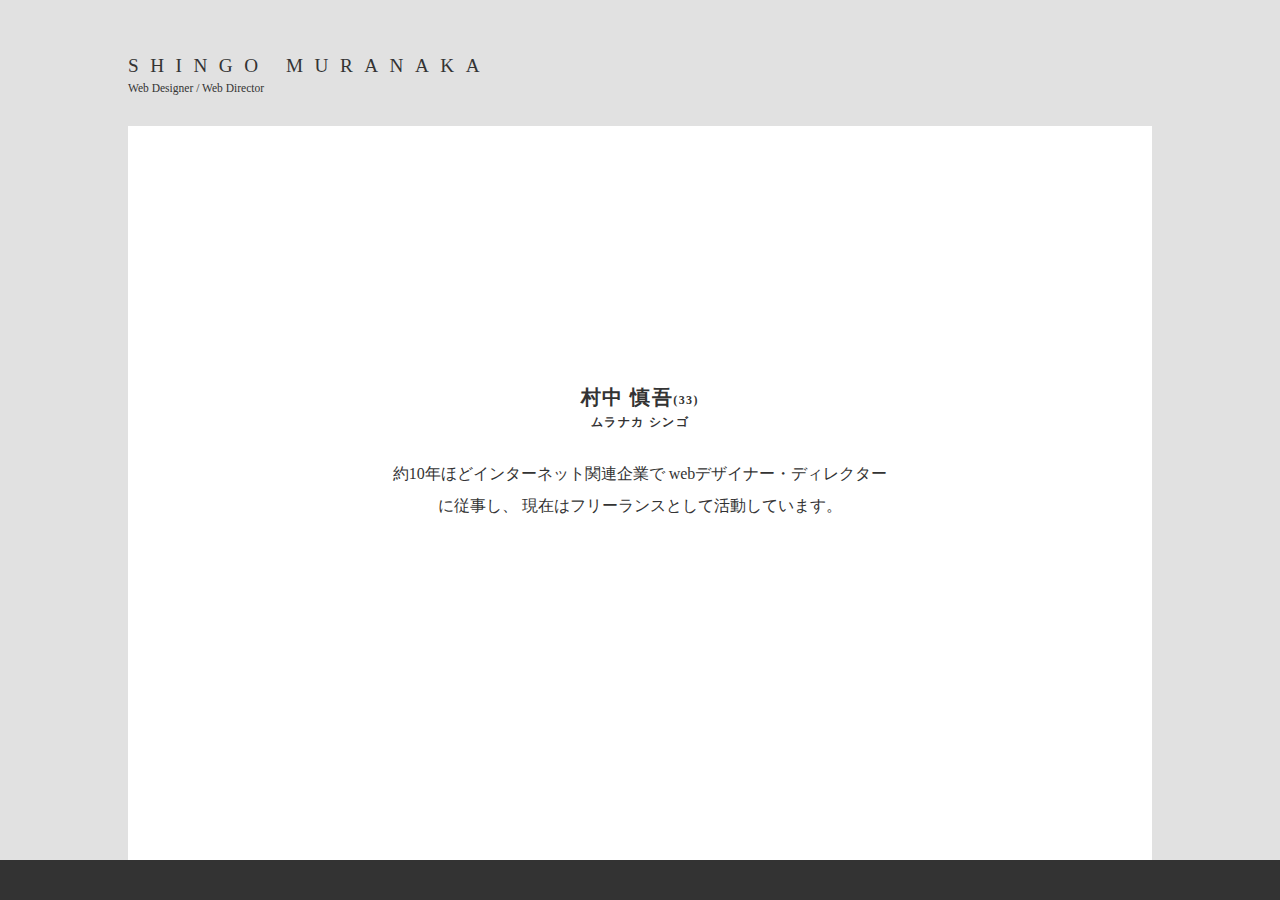
<file: self_pr/index.html>
<!doctype html>
<html lang="ja">

<head>
  <meta charset="UTF-8">
  <meta name="viewport" content="width=device-width, initial-scale=1.0">
  <link rel="stylesheet" href="css/style.css" type="text/css" media="all">
  <script type="text/javascript" src="js/jquery-1.11.3.min.js"></script>
  <script type="text/javascript" src="js/jquery.easing.1.3.js"></script>
  <script type="text/javascript" src="js/jquery.inview.min.js"></script>
  <!--script type="text/javascript" src="js/pjax.js"></script>
  <script type="text/javascript" src="js/pjax-config.js"></script-->
  <script type="text/javascript" src="js/script.js"></script>
  <title></title>
</head>

<body>

  <h1>SHINGO MURANAKA<small>Web Designer / Web Director</small></h1>

  <div class="scene_guide">
    <ul>
      <li><p>About</p></li>
      <li><p>Works</p></li>
      <li><p>Skill</p></li>
    </ul>
  </div>

  <div class="scene_wrapper">

    <div class="scene scene0 active">

      <div class="base base_table">
        <div class="base_table_cell">

          <div class="name">
            <h2>村中 慎吾<span class="age">(33)</span><small>ムラナカ シンゴ</small></h2>
          </div>

          <div class="profile">
            約10年ほどインターネット関連企業で
            webデザイナー・ディレクターに従事し、
            現在はフリーランスとして活動しています。
          </div>

        </div>
      </div>


    </div>


    <div class="scene scene_works">
      <div class="base">

        <h2>仕事実績</h2>
      </div>
    </div>


    <div class="scene scene_skill">
      <div class="base">

        <h2>スキルシート</h2>
      </div>
    </div>


  </div>

  <div class="bottom"></div>

</body>

</html>
</file>
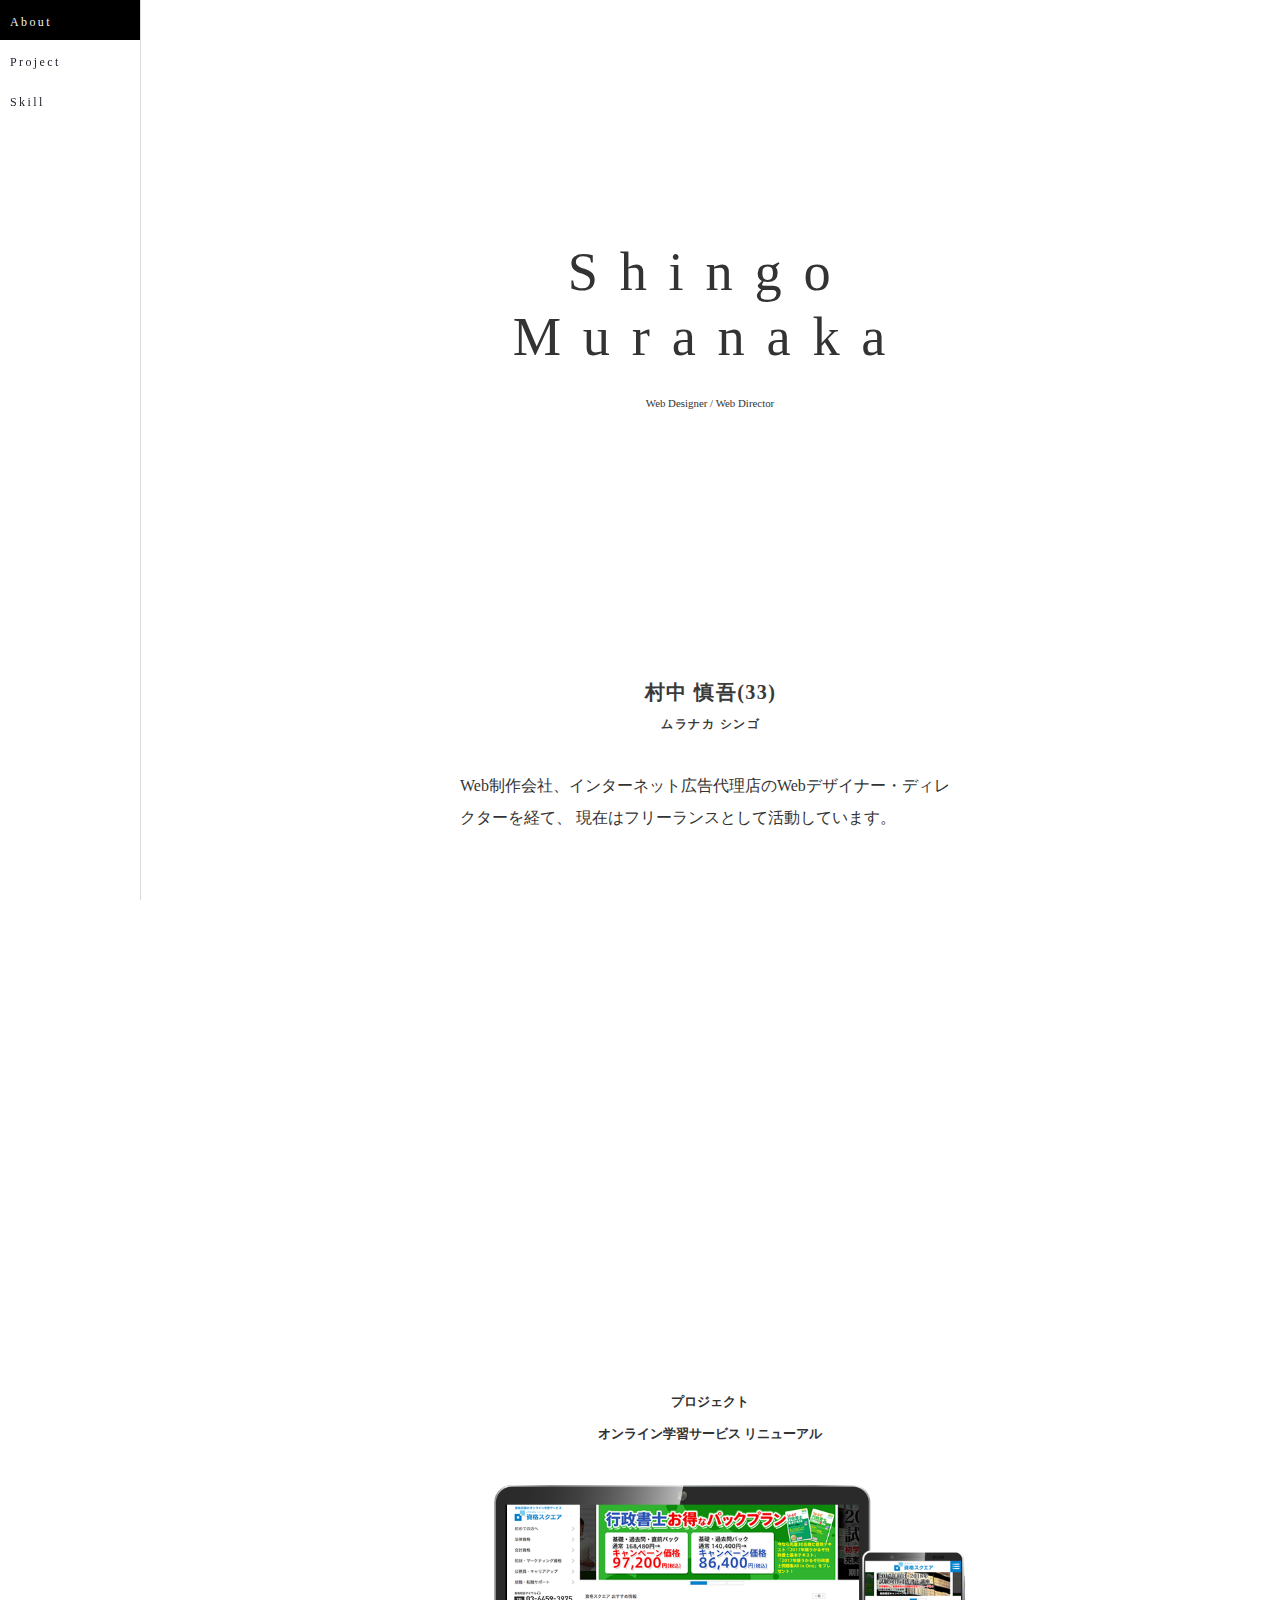
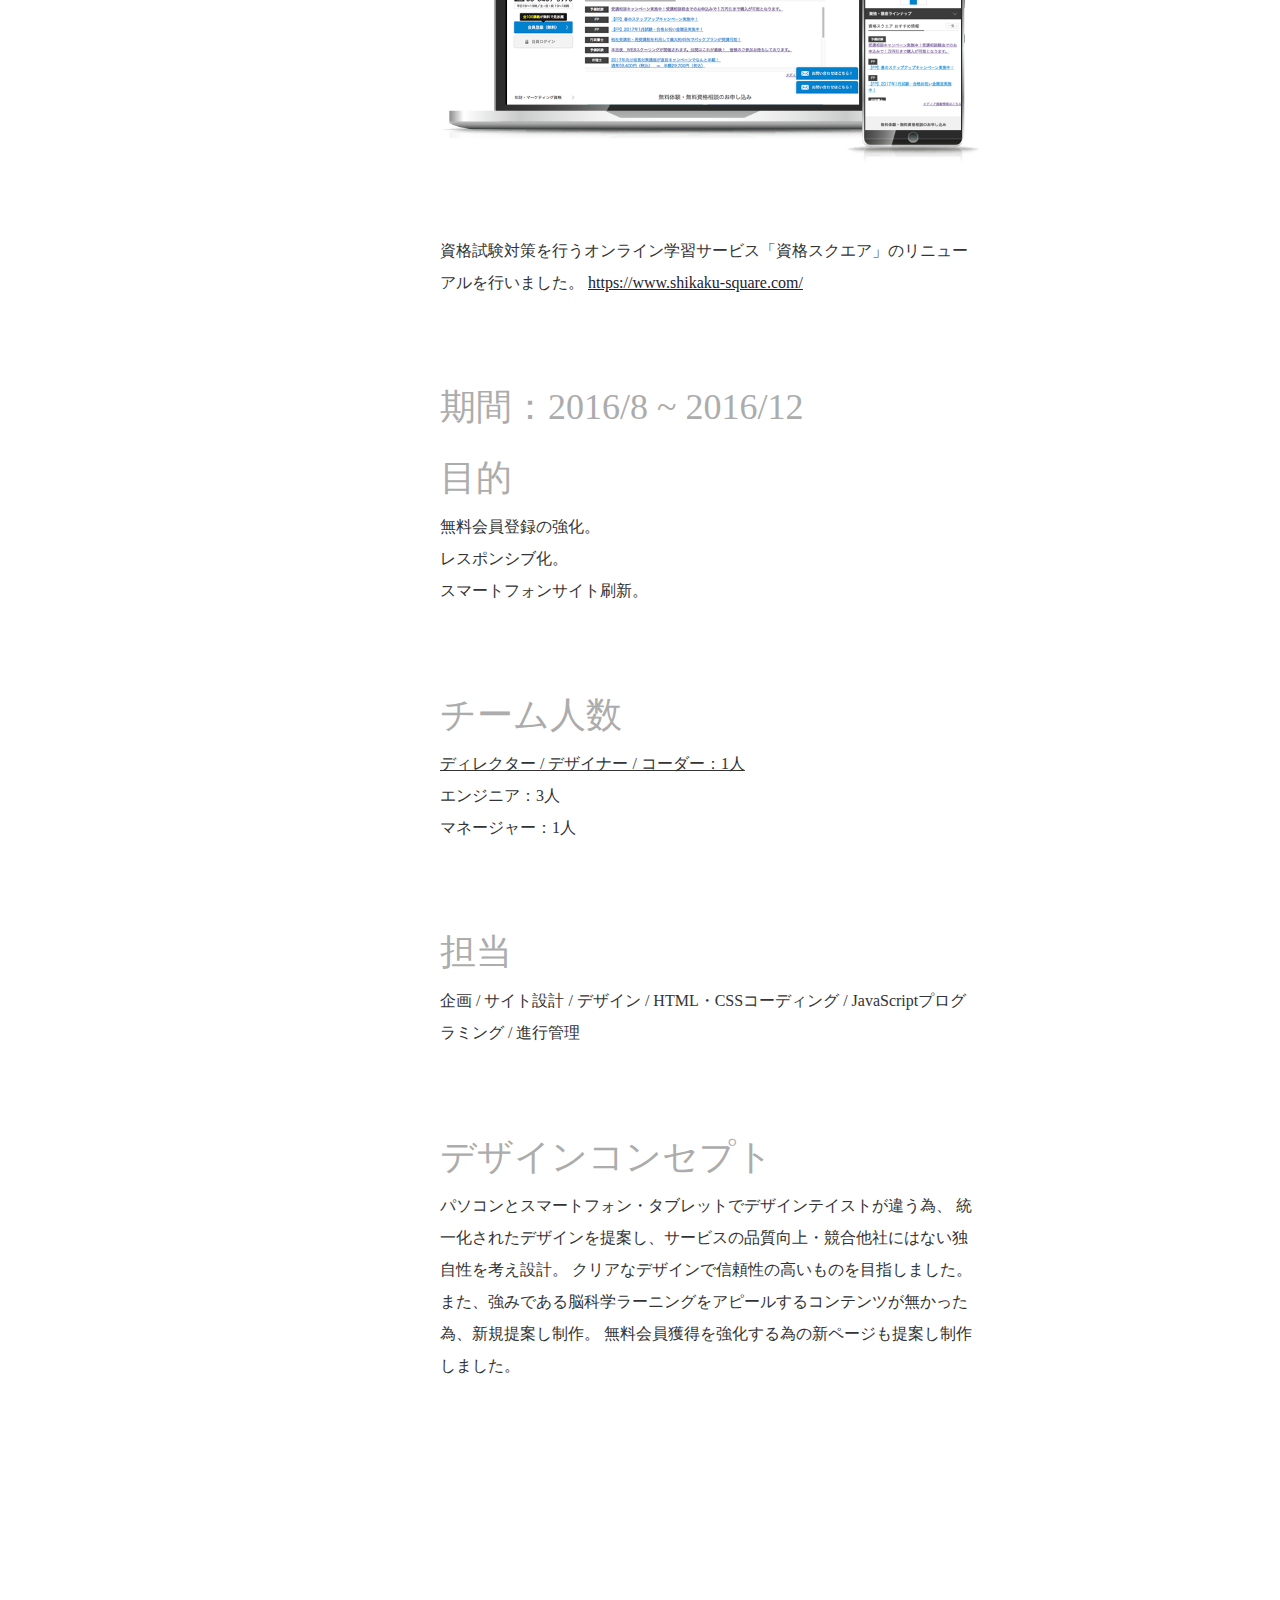
<file: self_pr2/index.html>
<!doctype html>
<html lang="ja">

<head>
  <meta charset="UTF-8">
  <meta name="viewport" content="width=device-width, initial-scale=1.0">
  <link rel="stylesheet" href="css/style.css" type="text/css" media="all">
  <script type="text/javascript" src="js/jquery-1.11.3.min.js"></script>
  <script type="text/javascript" src="js/jquery.easing.1.3.js"></script>
  <script type="text/javascript" src="js/jquery.inview.min.js"></script>
  <!--script type="text/javascript" src="js/pjax.js"></script>
  <script type="text/javascript" src="js/pjax-config.js"></script-->
  <script type="text/javascript" src="js/script.js"></script>
  <script type="text/javascript" src="js/naviContentActive.js"></script>
  <title></title>
</head>

<body>

  <h1>Shingo<br>Muranaka<small>Web Designer / Web Director</small></h1>

  <div class="scene_guide">
    <ul>
      <li><a href="#top">About</a></li>
      <li><a href="#nav1">Project</a></li>
      <li><a href="#nav2">Skill</a></li>
    </ul>
  </div>

  <div class="scene_wrapper">

  <div class="scene" id="top">
      <div class="name">
        <h2>村中 慎吾<span class="age">(33)</span><small>ムラナカ シンゴ</small></h2>
      </div>

      <div class="profile">
        Web制作会社、インターネット広告代理店のWebデザイナー・ディレクターを経て、
        現在はフリーランスとして活動しています。
      </div>


    </div>


    <div class="scene" id="nav1">
      <div class="base">

        <h2>Project</h2>
        <h3>プロジェクト</h3>


        <div class="project">
          <h3>オンライン学習サービス リニューアル</h3>
          <p class="thumb"><img src="img/thumb_ss.png"></p>
          <p>
          資格試験対策を行うオンライン学習サービス「資格スクエア」のリニューアルを行いました。
          <a href="https://www.shikaku-square.com/" target="_blank" rel="nofollow">https://www.shikaku-square.com/</a>
          </p>
 
          <div class="tt_h4"><h4>期間：2016/8 ~ 2016/12</h4></div>

          <div class="tt_h4"><h4>目的</h4></div>
          <p>
          無料会員登録の強化。<br>
          レスポンシブ化。<br>
          スマートフォンサイト刷新。
          </p>


          <div class="tt_h4"><h4>チーム人数</h4></div>
          <p>
          <span class="tantou">ディレクター / デザイナー / コーダー：1人</span><br>
          エンジニア：3人<br>
          マネージャー：1人
          </p>

          <div class="tt_h4"><h4>担当</h4></div>
          <p>
          企画 / サイト設計 / デザイン / HTML・CSSコーディング / JavaScriptプログラミング / 進行管理
          </p>


          <div class="tt_h4"><h4>デザインコンセプト</h4></div>
          <p>
          パソコンとスマートフォン・タブレットでデザインテイストが違う為、
          統一化されたデザインを提案し、サービスの品質向上・競合他社にはない独自性を考え設計。
          クリアなデザインで信頼性の高いものを目指しました。
          また、強みである脳科学ラーニングをアピールするコンテンツが無かった為、新規提案し制作。
          無料会員獲得を強化する為の新ページも提案し制作しました。
          </p>


        </div>



      </div>
    </div>


    <div class="scene" id="nav2">
      <div class="base">

        <h2>Skill</h2>
        <h3>スキルシート</h3>

      </div>
    </div>


  </div>


</body>

</html>
</file>
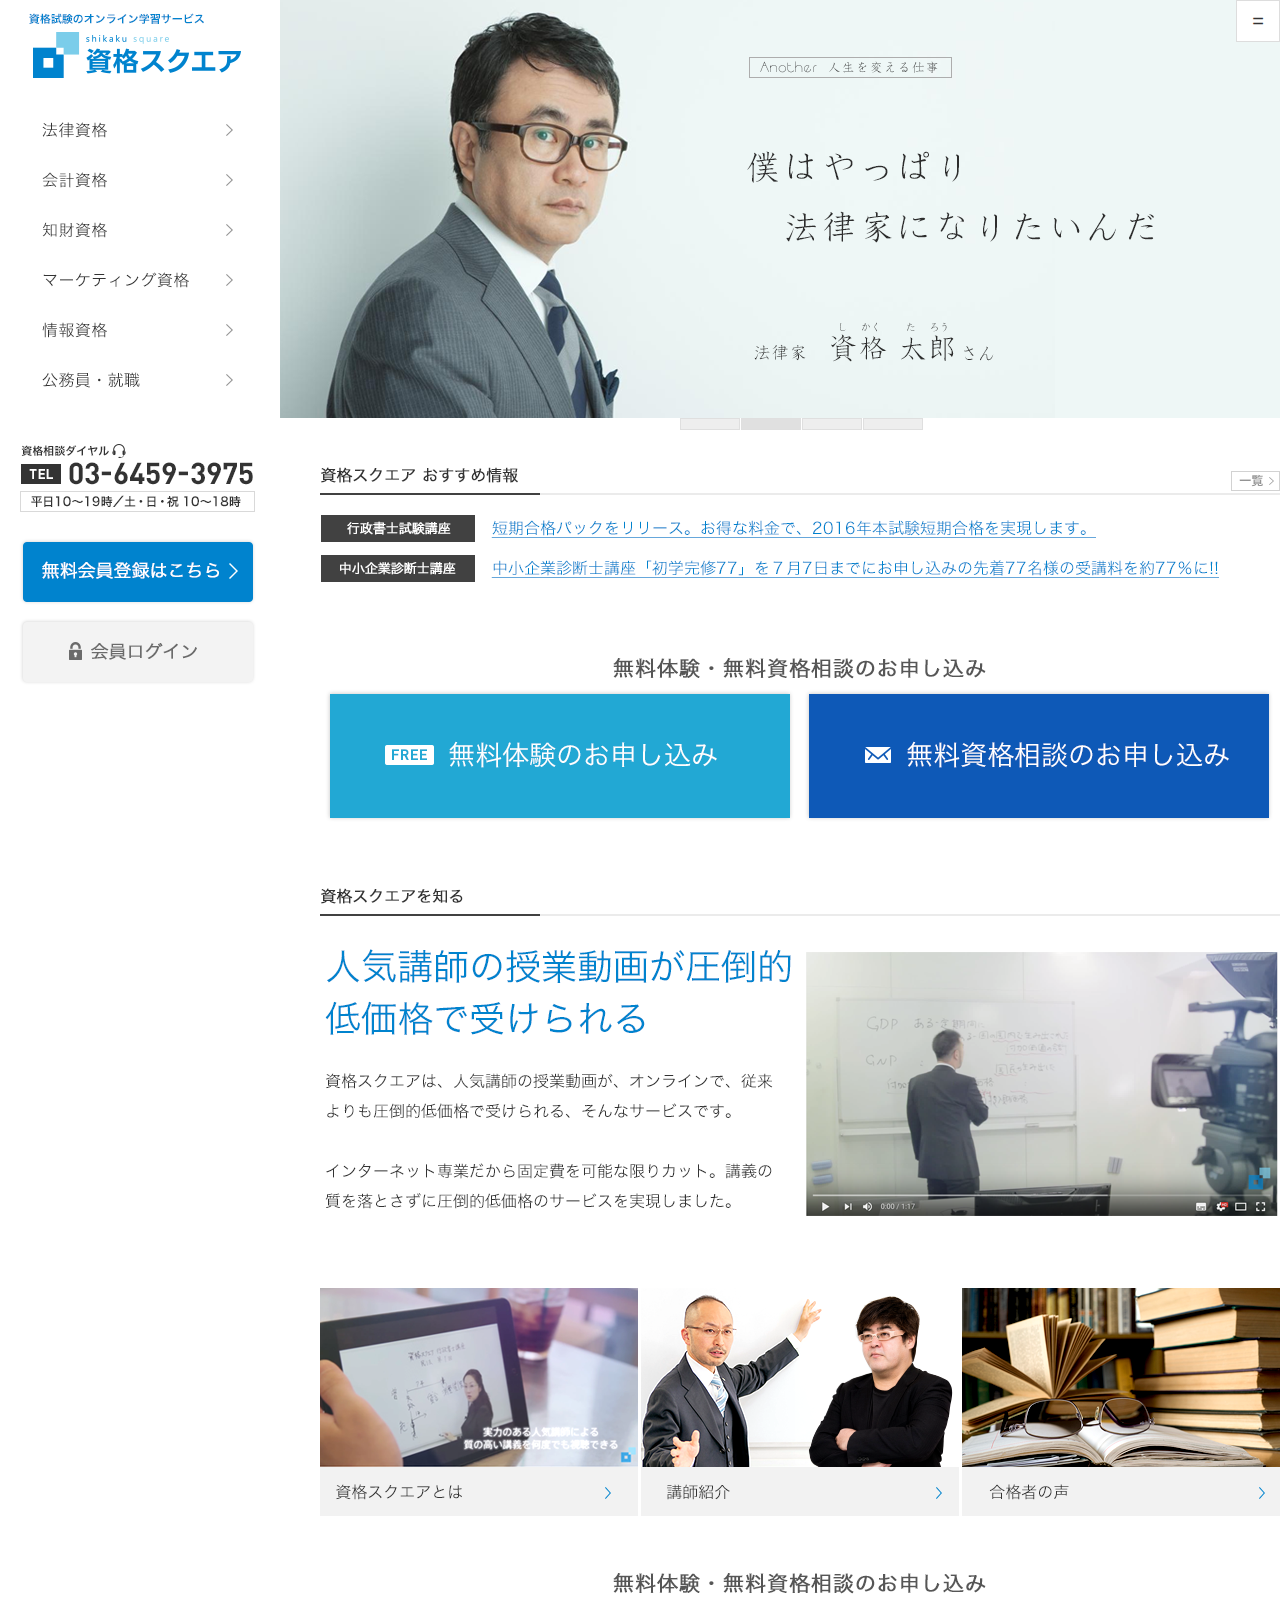
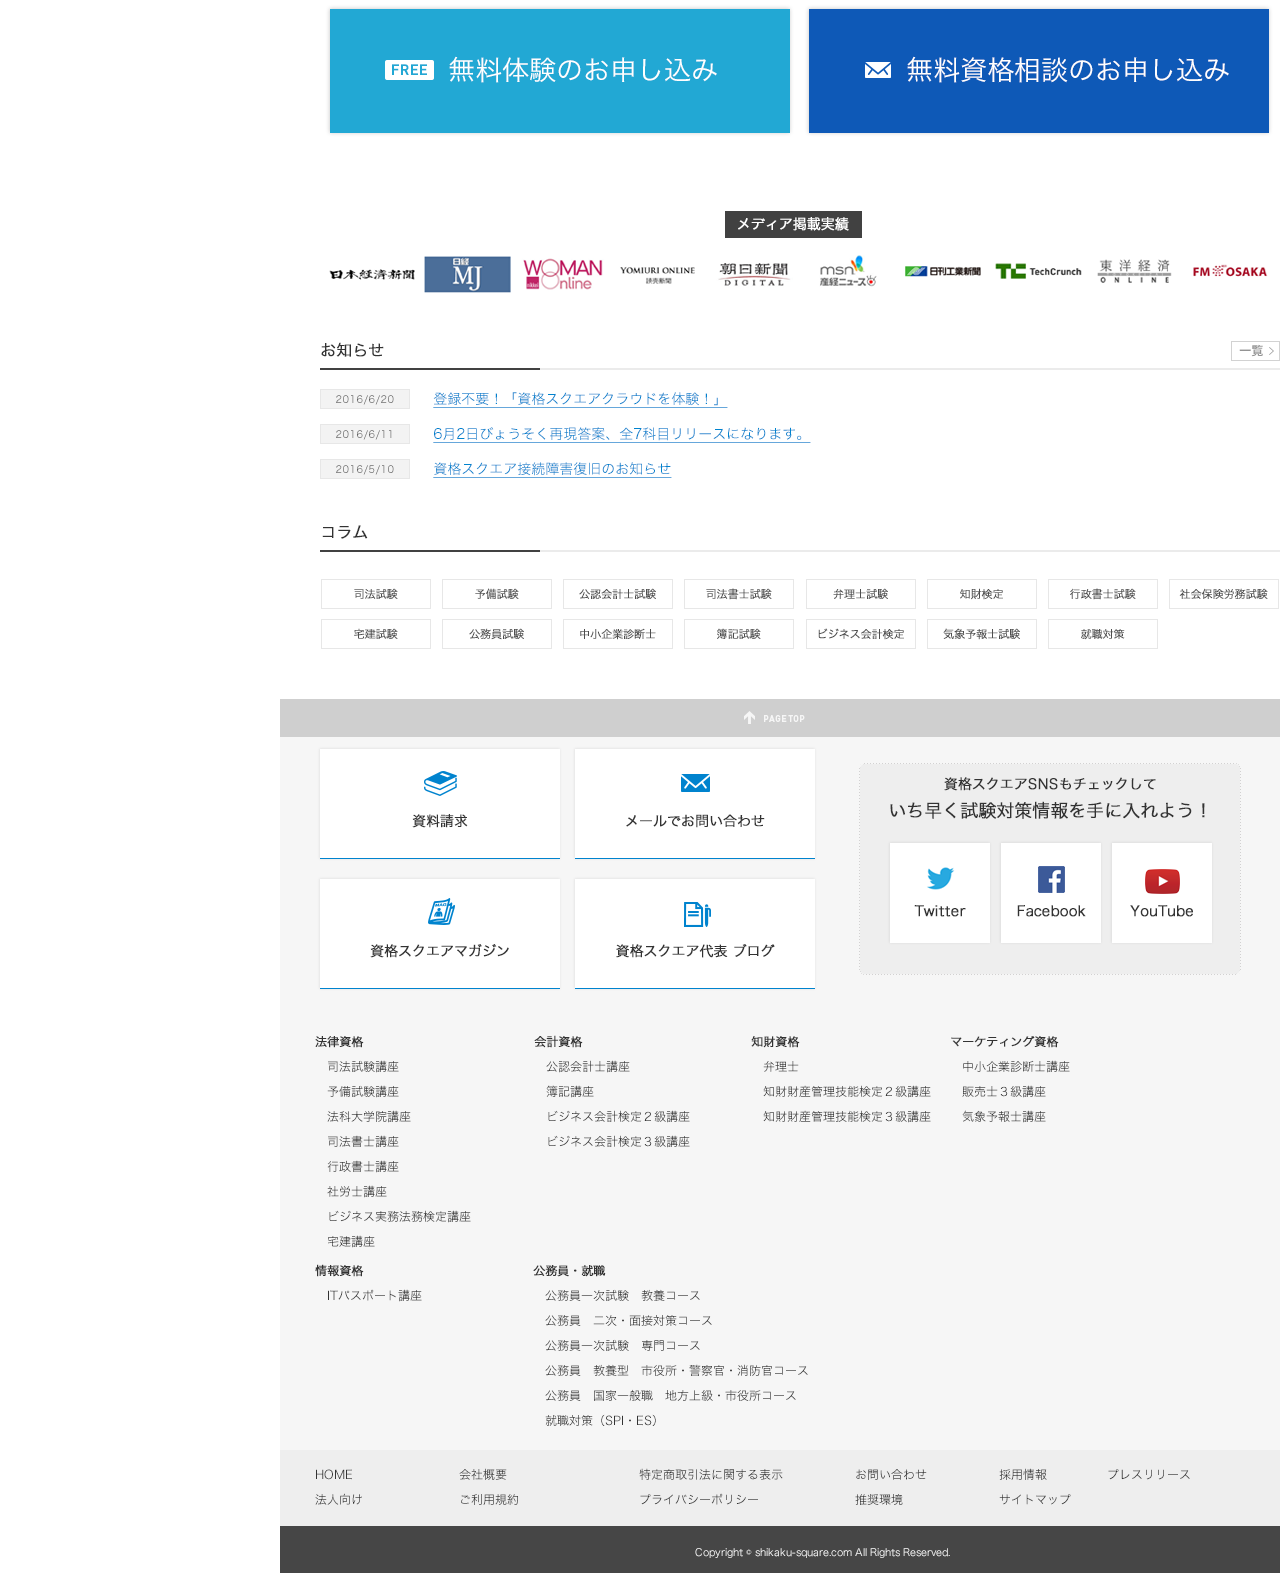
<file: self_pr2/ss/index.html>
<!doctype html>
<html>
<head>
<meta charset="UTF-8">
<meta name="viewport" content="width=device-width, initial-scale=1.0">
<link rel="stylesheet" href="./css/style.css" type="text/css" media="all">
<script type="text/javascript" src="js/jquery-2.2.4.min.js"></script>
<script type="text/javascript" src="js/common.js"></script>
<meta name="description" content="description">
<meta name="keywords" content="keyword,keyword">
</head>

<body>

<p class="navi_toggle">=</p>


<div class="navi">
<ul>
  <li class="img01">PCトップ</li>
  <li class="img01_guide_on">PCトップ（ナビ）</li>
  <li class="imgl01">PC予備試験</li>
  <li class="imgl01_guide_on">PC予備試験（ナビ）</li>
  <li class="M_iB">資格スクエアとは</li>
  <li class="M_iC">クラウドシステム</li>
  <li class="M_iD">講師紹介</li>
  <li class="M_iE-0">インタビュー1P</li>
  <li class="M_iE-1">インタビュー2P</li>
  <li class="M_iF-0">SEOコンテンツ一覧</li>
  <li class="M_iF-1">SEOコンテンツ詳細</li>
  <li class="M_iG-0">合格者の声</li>
  <li class="M_iG-1">合格者の声 詳細</li>
  <li class="M_251048">無料会員登録のメリット</li>
  <li class="M_251356">脳科学ラーニング</li>
  <li class="fp">FP</li>
</ul>

<ul class="sp">
  <li class="simg01">スマホトップ</li>
  <li class="simg01_guide_on">スマホトップ（ナビ）</li>
  <li class="s-L_iA">スマホ予備試験</li>
  <li class="s-L_iA_on">スマホ予備試験（ナビ）</li>
</ul>

</div>

<div align="center" class="mainImage">
<img src="img/01.png">
</div>


</body>
</html>
</file>
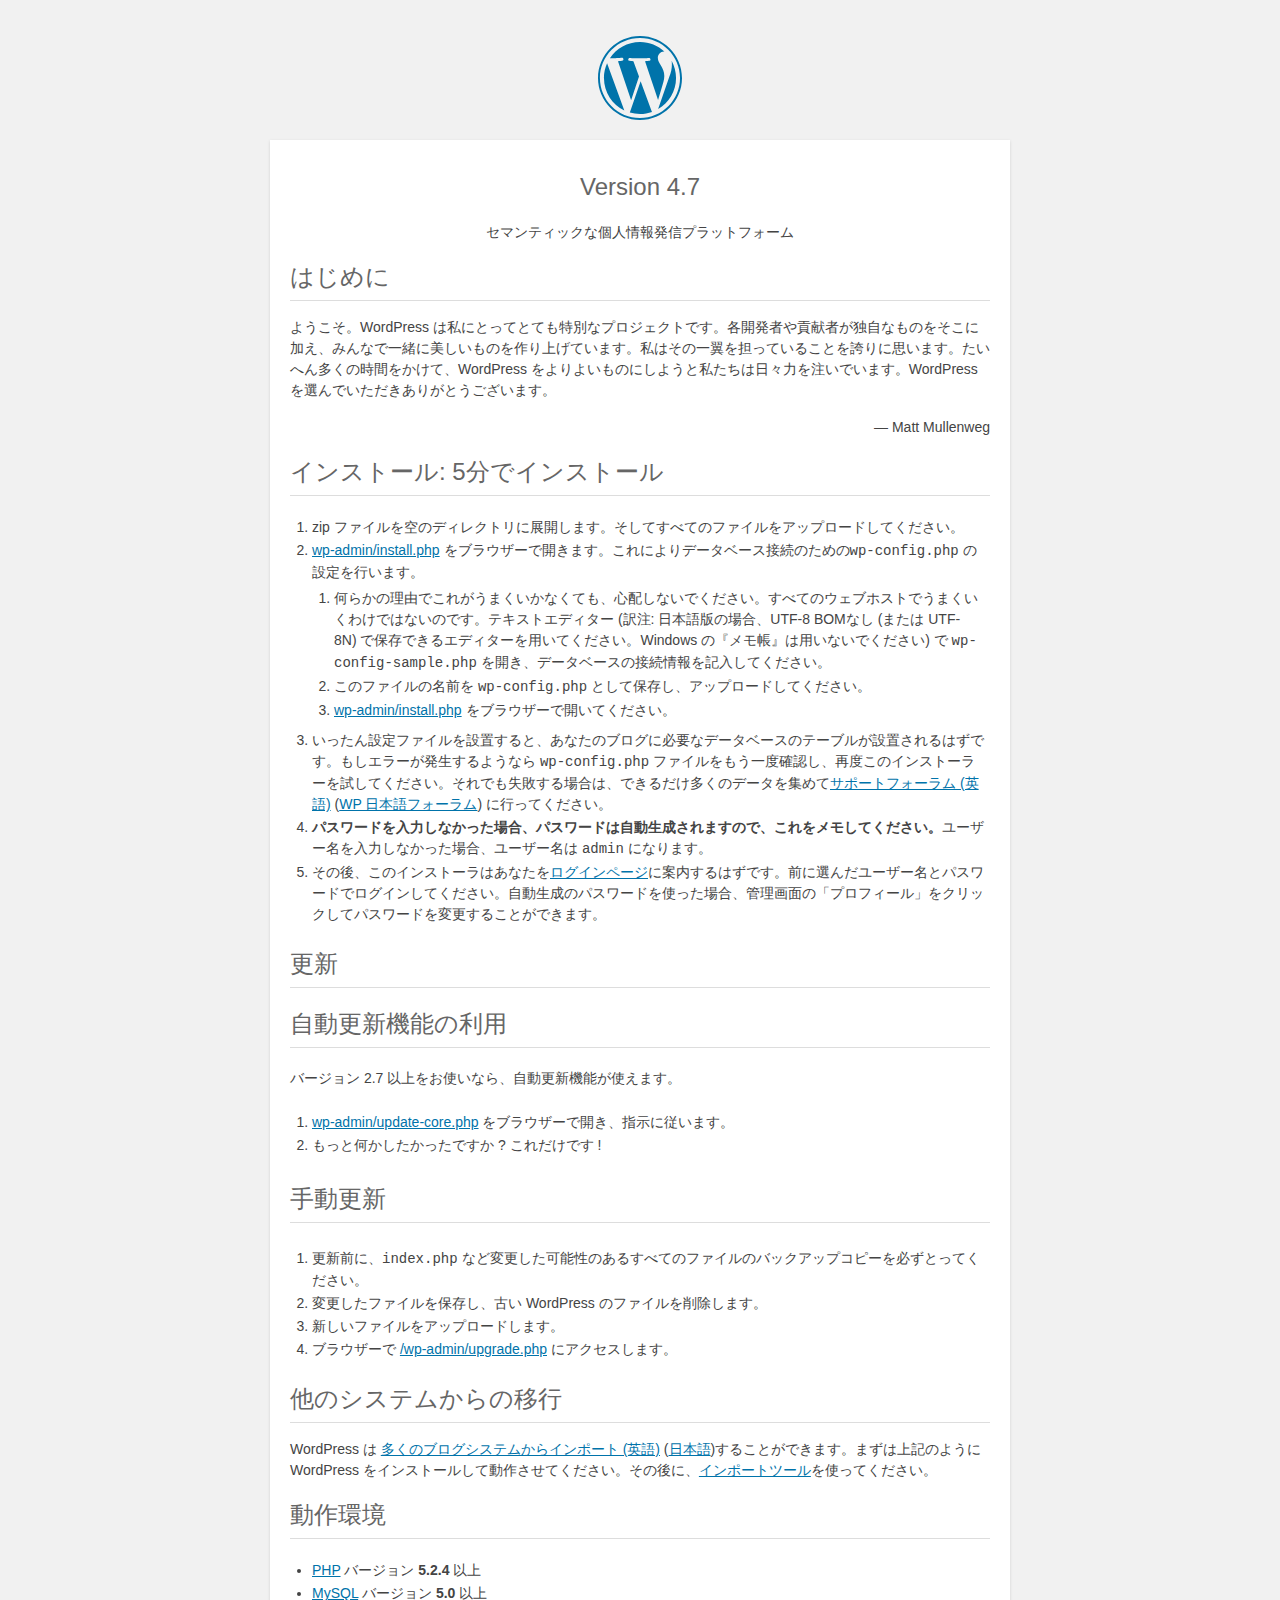
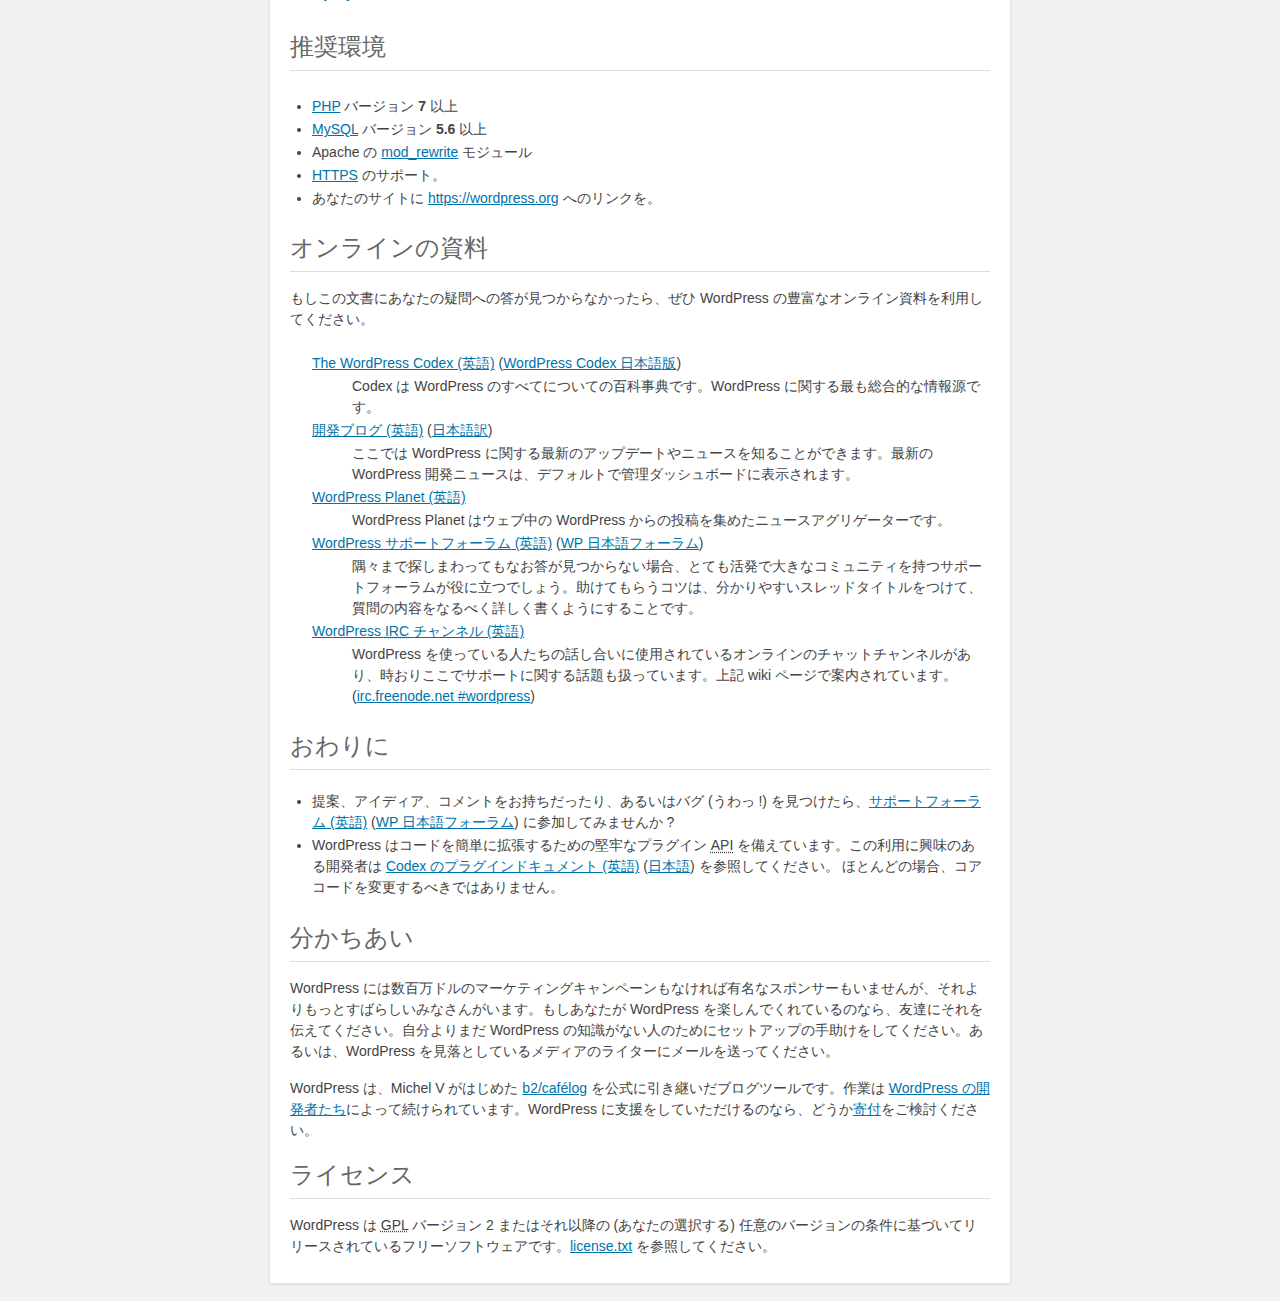
<file: prf/readme.html>
<!DOCTYPE html>
<html>
<head>
	<meta name="viewport" content="width=device-width" />
	<meta http-equiv="Content-Type" content="text/html; charset=utf-8" />
	<title>WordPress &#8250; お読みください</title>
	<link rel="stylesheet" href="wp-admin/css/install.css?ver=20100228" type="text/css" />
</head>
<body>
<h1 id="logo">
	<a href="https://wordpress.org/"><img alt="WordPress" src="wp-admin/images/wordpress-logo.png" /></a>
	<br /> Version 4.7
</h1>
<p style="text-align: center">セマンティックな個人情報発信プラットフォーム</p>

<h1>はじめに</h1>
<p>ようこそ。WordPress は私にとってとても特別なプロジェクトです。各開発者や貢献者が独自なものをそこに加え、みんなで一緒に美しいものを作り上げています。私はその一翼を担っていることを誇りに思います。たいへん多くの時間をかけて、WordPress をよりよいものにしようと私たちは日々力を注いでいます。WordPress を選んでいただきありがとうございます。</p>
<p style="text-align: right">&#8212; Matt Mullenweg</p>

<h1>インストール: 5分でインストール</h1>
<ol>
	<li>zip ファイルを空のディレクトリに展開します。そしてすべてのファイルをアップロードしてください。</li>
	<li><span class="file"><a href="wp-admin/install.php">wp-admin/install.php</a></span> をブラウザーで開きます。これによりデータベース接続のための<code>wp-config.php</code> の設定を行います。
		<ol>
			<li>何らかの理由でこれがうまくいかなくても、心配しないでください。すべてのウェブホストでうまくいくわけではないのです。テキストエディター (訳注: 日本語版の場合、UTF-8 BOMなし (または UTF-8N) で保存できるエディターを用いてください。Windows の『メモ帳』は用いないでください) で <code>wp-config-sample.php</code> を開き、データベースの接続情報を記入してください。</li>
			<li>このファイルの名前を <code>wp-config.php</code> として保存し、アップロードしてください。</li>
			<li><span class="file"><a href="wp-admin/install.php">wp-admin/install.php</a></span> をブラウザーで開いてください。</li>
		</ol>
	</li>
	<li>いったん設定ファイルを設置すると、あなたのブログに必要なデータベースのテーブルが設置されるはずです。もしエラーが発生するようなら <code>wp-config.php</code> ファイルをもう一度確認し、再度このインストーラーを試してください。それでも失敗する場合は、できるだけ多くのデータを集めて<a href="https://wordpress.org/support/">サポートフォーラム (英語)</a> (<a href="http://ja.forums.wordpress.org/">WP 日本語フォーラム</a>) に行ってください。</li>
	<li><strong>パスワードを入力しなかった場合、パスワードは自動生成されますので、これをメモしてください。</strong>ユーザー名を入力しなかった場合、ユーザー名は <code>admin</code> になります。</li>
	<li>その後、このインストーラはあなたを<a href="wp-login.php">ログインページ</a>に案内するはずです。前に選んだユーザー名とパスワードでログインしてください。自動生成のパスワードを使った場合、管理画面の「プロフィール」をクリックしてパスワードを変更することができます。</li>
</ol>

<h1>更新</h1>
<h2>自動更新機能の利用</h2>
<p>バージョン 2.7 以上をお使いなら、自動更新機能が使えます。</p>
<ol>
	<li><span class="file"><a href="wp-admin/update-core.php">wp-admin/update-core.php</a></span> をブラウザーで開き、指示に従います。</li>
	<li>もっと何かしたかったですか ? これだけです !</li>
</ol>

<h2>手動更新</h2>
<ol>
	<li>更新前に、<code>index.php</code> など変更した可能性のあるすべてのファイルのバックアップコピーを必ずとってください。</li>
	<li>変更したファイルを保存し、古い WordPress のファイルを削除します。</li>
	<li>新しいファイルをアップロードします。</li>
	<li>ブラウザーで <span class="file"><a href="wp-admin/upgrade.php">/wp-admin/upgrade.php</a></span> にアクセスします。</li>
</ol>

<h1>他のシステムからの移行</h1>
<p>WordPress は <a href="https://codex.wordpress.org/Importing_Content">多くのブログシステムからインポート (英語)</a> (<a href="http://wpdocs.sourceforge.jp/Importing_Content" title="Importing_Content - WordPress Codex 日本語版">日本語</a>)することができます。まずは上記のように WordPress をインストールして動作させてください。その後に、<a href="wp-admin/import.php" title="Import to WordPress">インポートツール</a>を使ってください。</p>

<h1>動作環境</h1>
<ul>
	<li><a href="http://php.net/">PHP</a> バージョン <strong>5.2.4</strong> 以上</li>
	<li><a href="http://www.mysql.com/">MySQL</a> バージョン <strong>5.0</strong> 以上</li>
</ul>

<h2>推奨環境</h2>
<ul>
	<li><a href="http://php.net/">PHP</a> バージョン <strong>7</strong> 以上</li>
	<li><a href="http://www.mysql.com/">MySQL</a> バージョン <strong>5.6</strong> 以上</li>
	<li>Apache の <a href="http://httpd.apache.org/docs/2.2/mod/mod_rewrite.html">mod_rewrite</a> モジュール</li>
	<li><a href="https://ja.wordpress.org/2016/12/02/moving-toward-ssl/">HTTPS</a> のサポート。</li>
	<li>あなたのサイトに <a href="https://wordpress.org/">https://wordpress.org</a> へのリンクを。</li>
</ul>

<h1>オンラインの資料</h1>
<p>もしこの文書にあなたの疑問への答が見つからなかったら、ぜひ WordPress の豊富なオンライン資料を利用してください。</p>
<dl>
	<dt><a href="https://codex.wordpress.org/">The WordPress Codex (英語)</a> (<a href="http://wpdocs.sourceforge.jp/">WordPress Codex 日本語版</a>)</dt>
		<dd>Codex は WordPress のすべてについての百科事典です。WordPress に関する最も総合的な情報源です。</dd>
	<dt><a href="https://wordpress.org/news/">開発ブログ (英語)</a> (<a href="http://ja.wordpress.org/" title="WordPress | 日本語">日本語訳</a>)</dt>
		<dd>ここでは WordPress に関する最新のアップデートやニュースを知ることができます。最新の WordPress 開発ニュースは、デフォルトで管理ダッシュボードに表示されます。</dd>
	<dt><a href="https://planet.wordpress.org/">WordPress Planet (英語)</a></dt>
		<dd>WordPress Planet はウェブ中の WordPress からの投稿を集めたニュースアグリゲーターです。</dd>
	<dt><a href="https://wordpress.org/support/">WordPress サポートフォーラム (英語)</a> (<a href="http://ja.forums.wordpress.org/">WP 日本語フォーラム</a>)</dt>
		<dd>隅々まで探しまわってもなお答が見つからない場合、とても活発で大きなコミュニティを持つサポートフォーラムが役に立つでしょう。助けてもらうコツは、分かりやすいスレッドタイトルをつけて、質問の内容をなるべく詳しく書くようにすることです。</dd>
	<dt><a href="https://codex.wordpress.org/IRC">WordPress <abbr title="Internet Relay Chat">IRC</abbr> チャンネル (英語)</a></dt>
		<dd>WordPress を使っている人たちの話し合いに使用されているオンラインのチャットチャンネルがあり、時おりここでサポートに関する話題も扱っています。上記 wiki ページで案内されています。(<a href="irc://irc.freenode.net/wordpress">irc.freenode.net #wordpress</a>)</dd>
</dl>

<h1>おわりに</h1>
<ul>
	<li>提案、アイディア、コメントをお持ちだったり、あるいはバグ (うわっ !) を見つけたら、<a href="https://wordpress.org/support/">サポートフォーラム (英語)</a> (<a href="http://ja.forums.wordpress.org/">WP 日本語フォーラム</a>) に参加してみませんか ?</li>
	<li>WordPress はコードを簡単に拡張するための堅牢なプラグイン <abbr title="application programming interface">API</abbr> を備えています。この利用に興味のある開発者は <a href="https://codex.wordpress.org/Plugin_API">Codex のプラグインドキュメント (英語)</a> (<a href="http://wpdocs.sourceforge.jp/%E3%83%97%E3%83%A9%E3%82%B0%E3%82%A4%E3%83%B3_API" title="プラグイン API - WordPress Codex 日本語版">日本語</a>) を参照してください。 ほとんどの場合、コアコードを変更するべきではありません。</li>
</ul>

<h1>分かちあい</h1>
<p>WordPress には数百万ドルのマーケティングキャンペーンもなければ有名なスポンサーもいませんが、それよりもっとすばらしいみなさんがいます。もしあなたが WordPress を楽しんでくれているのなら、友達にそれを伝えてください。自分よりまだ WordPress の知識がない人のためにセットアップの手助けをしてください。あるいは、WordPress を見落としているメディアのライターにメールを送ってください。</p>

<p>WordPress は、Michel V がはじめた <a href="http://cafelog.com/">b2/caf&#233;log</a> を公式に引き継いだブログツールです。作業は <a href="https://wordpress.org/about/">WordPress の開発者たち</a>によって続けられています。WordPress に支援をしていただけるのなら、どうか<a href="https://wordpress.org/donate/">寄付</a>をご検討ください。</p>

<h1>ライセンス</h1>
<p>WordPress は <abbr title="GNU General Public License">GPL</abbr> バージョン 2 またはそれ以降の (あなたの選択する) 任意のバージョンの条件に基づいてリリースされているフリーソフトウェアです。<a href="license.txt">license.txt</a> を参照してください。</p>

</body>
</html>
</file>
<file: self_pr/css/style.css>
@charset "utf-8";
body,div,dl,dt,dd,ul,ol,li,h1,h2,h3,h4,h5,h6,pre,code,form,fieldset,legend,input,textarea,p,blockquote,th,td{margin:0;padding:0;}
html{
  /* Safariでopacityの操作をすると描画がチラつく */
  -webkit-font-smoothing: antialiased;
}
html,
body{
  height:100%;
  overflow: hidden;
}
body{
  color:#333;
  background: #e1e1e1 url(../img/bg1.png) no-repeat center center;
  /*font-family:"YuGothic Medium","Yu Gothic Medium","游ゴシック Medium","游ゴシック体 Medium",YuGothic,"Yu Gothic","游ゴシック","游ゴシック体","ヒラギノ角ゴ ProN W3","Hiragino Kaku Gothic ProN","メイリオ",Meiryo,sans-serif;
  */
  font-family: "游明朝", YuMincho, "ヒラギノ明朝 ProN W3", "Hiragino Mincho ProN", "HG明朝E", "ＭＳ Ｐ明朝", "ＭＳ 明朝", serif;
  font-size: 16px;
  line-height:200%;
}
table{
  border-collapse:collapse;
  width: 100%;
}
th,td{
  padding:1.2em;
  border:1px solid #dbdbdb;
}
th{
  background:#f0f0ed;
  font-weight:normal;
  text-align:left;
}
td{
  background:#fff;
}
fieldset,img{border:0;}
ul{list-style-type:none;}
a{
  text-decoration:underline;
  transition : all 0.2s ease;
  color:#232330;
}
a:hover{
  color:#888;
  text-decoration: none;
}
/* input */
input[type="text"]{}
input[type="text"],
input[type="search"],
input[type="email"],
textarea{
  border:1px solid #c8c8c8;
  border-radius: 5px;
  position:relative;
  background:#fff ;
  line-height:160%;
  padding:4px 3px 4px 3px;
  font-size:100%;
}
input[type="text"]:hover,
input[type="search"]:hover,
input[type="email"]:hover,
textarea:hover{
  background: #f1f1f1;
}
input[type="submit"]{
  border:1px solid #c8c8c8;
  border-radius: 5px;
  background:#f1f1f1;
  line-height:160%;
  padding:4px 6px 4px 6px;
}
hr{
  border:dotted #ddd;
  border-width:1px 0 0 0;
}
a img{}
a img:focus,
a img:hover{
  opacity:0.8;
}
img{
  max-width: 100%;
}


h1{
  font-family: "Times New Roman", Georgia, Serif;
  font-weight: normal;
  font-size: 1.2em;
  line-height: 1.2em;
  position: absolute;
  top: 6%;
  left: 10%;
  z-index: 10;
  letter-spacing: 0.6em;
}
h1 small{
  font-size: 0.6em;
  display: block;
  letter-spacing: 0em;
}
h2 small{
  display: block;
  line-height: 1em;
}
h2 .age{
  font-size: 12px;
}

h2{
  font-size: 1.4em;
  text-align: center;
}


h3{
  font-size: 1.5em;
}



.scene_guide{
  position: fixed;
  top: -200px;
  left: -50px;
  z-index: 10;
  background: #333;
  font-size: 12px;
  color: #fff;
  letter-spacing: 0.2em;
  max-width: 200px;
}
.scene_guide li p{
  cursor: pointer;
  padding: 4px 10px;
  transition : all 0.2s ease;
}
.scene_guide li p:hover{
  background: #f1f1f1;
  color: #333;
}

.scene{
  width: 80%;
  height: 86%;
  position: absolute;
  bottom: 0;
  left: 10%;
  z-index: 1;
  /*
  border: 6px solid #f1f1f1;
  border-bottom: none;
  */
  background: #fff;
}
.scene0{
  z-index: 2;
  text-align: center;
}
.scene.active{
  /*
  animation: fadeIn 1s ease-in-out 0s 1 normal;
  -webkit-animation: fadeIn 1s ease-in-out 0s 1 normal;
  visibility: visible;
  opacity: 1;
  */
}
/*
@keyframes fadeIn{
  0% {opacity: 0}
  100% {opacity: 1}
}
@-webkit-keyframes fadeIn {
  0% {opacity: 0}
  100% {opacity: 1}
}
*/
.scene_works{
}
.scene_skill{
}
.base{
  max-width: 1000px;
  margin: 0 auto;
  box-sizing: border-box;
  padding: 60px 20px;
}

.name{
  margin-bottom: 30px;
  font-size: 0.9em;
  letter-spacing: 0.1em;
}
.name h2 small{
  display: block;
  font-size: 12px;
}

.profile{
  max-width: 500px;
  margin: 0 auto;
}

.base_table{
  display: table;
  height: 84%;
}
.base_table_cell{
  display: table-cell;
  vertical-align: middle;
}

.bottom{
  width: 100%;
  height: 40px;
  background: #333;
  position: absolute;
  bottom: 0;
  left: 0;
  z-index: 3;
}


@media screen and (max-width: 1200px){

}


@media screen and (max-width: 800px){

}


.cb{clear:both; line-height:0;}
.fr{float:right;}
.fl{float:left;}
.mt5{margin-top:5px;}
.mt10{margin-top:10px;}
.mt15{margin-top:16px;}
.mt20{margin-top:20px;}
.mt25{margin-top:25px;}
.mt30{margin-top:30px;}
.mt40{margin-top:40px;}
.mt50{margin-top:50px;}
.mt60{margin-top:60px;}
.mt80{margin-top:80px;}
.mb5{margin-bottom:5px;}
.mb10{margin-bottom:10px;}
.mb15{margin-bottom:16px;}
.mb20{margin-bottom:20px;}
.mb25{margin-bottom:25px;}
.mb30{margin-bottom:30px;}
.mb40{margin-bottom:40px;}
.mb50{margin-bottom:50px;}
.mb60{margin-bottom:60px;}
.mr3{margin-right:3px;}
.mr10{margin-right:10px;}
.mr15{margin-right:16px;}
.ml10{margin-left:10px;}
.ml15{margin-left:16px;}
.pdt10{padding-top:10px;}
.pdt15{padding-top:16px;}
.pdt20{padding-top:20px;}
.pdt25{padding-top:25px;}
.pdt30{padding-top:30px;}
.hand{cursor:pointer;}
.dn{display:none;}
.db{display:block;}
.tr{text-align:right;}
.tl{text-align:left;}
.tcenter{text-align:center;}
.f20{font-size:20px;}
.f15{font-size:16px;}
.f13{font-size:13px;}
.f12{font-size:12px;}
.f11{font-size:11px;}
.f10{font-size:10px;}
.lh140{line-height:140%;}
.vm{vertical-align:bottom;}
.clear{clear:both;}
.red{color:#ff0000;}
.blue{color:#41b7ec;}
.blue2{color:#0f7bc6;}
.yellow{color:#FFEF3B;}
.gray{color:#a6a6a6;}
</file>
<file: self_pr2/css/style.css>
@charset "utf-8";
body,div,dl,dt,dd,ul,ol,li,h1,h2,h3,h4,h5,h6,pre,code,form,fieldset,legend,input,textarea,p,blockquote,th,td{margin:0;padding:0;}
html{
  /* Safariでopacityの操作をすると描画がチラつく */
  -webkit-font-smoothing: antialiased;
}
html,
body{
}
body{
  color:#333;
  background: #fff;
  /*font-family:"YuGothic Medium","Yu Gothic Medium","游ゴシック Medium","游ゴシック体 Medium",YuGothic,"Yu Gothic","游ゴシック","游ゴシック体","ヒラギノ角ゴ ProN W3","Hiragino Kaku Gothic ProN","メイリオ",Meiryo,sans-serif;
  */
  font-family: "游明朝", YuMincho, "ヒラギノ明朝 ProN W3", "Hiragino Mincho ProN", "HG明朝E", "ＭＳ Ｐ明朝", "ＭＳ 明朝", serif;
  font-size: 16px;
  line-height:200%;
}
table{
  border-collapse:collapse;
  width: 100%;
}
th,td{
  padding:1.2em;
  border:1px solid #dbdbdb;
}
th{
  background:#f0f0ed;
  font-weight:normal;
  text-align:left;
}
td{
  background:#fff;
}
fieldset,img{border:0;}
ul{list-style-type:none;}
a{
  text-decoration:underline;
  transition : all 0.2s ease;
  color:#232330;
}
a:hover{
  color:#888;
  text-decoration: none;
}
/* input */
input[type="text"]{}
input[type="text"],
input[type="search"],
input[type="email"],
textarea{
  border:1px solid #c8c8c8;
  border-radius: 5px;
  position:relative;
  background:#fff ;
  line-height:160%;
  padding:4px 3px 4px 3px;
  font-size:100%;
}
input[type="text"]:hover,
input[type="search"]:hover,
input[type="email"]:hover,
textarea:hover{
  background: #f1f1f1;
}
input[type="submit"]{
  border:1px solid #c8c8c8;
  border-radius: 5px;
  background:#f1f1f1;
  line-height:160%;
  padding:4px 6px 4px 6px;
}
hr{
  border:dotted #ddd;
  border-width:1px 0 0 0;
}
a img{}
a img:focus,
a img:hover{
  opacity:0.8;
}
img{
  max-width: 100%;
}


h1{
  font-family: "Times New Roman", Georgia, Serif;
  font-weight: normal;
  font-size: 3.4em;
  line-height: 1.2em;
  text-align: center;
  letter-spacing: 0.4em;
  padding: 240px 0 240px 140px;
  box-sizing: border-box;
}
h1 small{
  font-size: 0.2em;
  display: block;
  letter-spacing: 0em;
}

h2{
  font-size: 1.4em;
  text-align: center;
  position: relative;
  left: 20px;
  opacity: 0;
}


h3{
  text-align: center;
  font-size: 0.8em;
}


.scene_guide{
  position: fixed;
  top: 0;
  left: 0;
  z-index: 10;
  font-size: 12px;
  letter-spacing: 0.2em;
  width: 140px;
  height: 100%;
  border-right: 1px solid #d9d9d9;
}
.scene_guide ul{
  transition : all 1s linear;
  width: 140px;
}
.scene_guide li a{
  display: block;
  padding: 2px 10px;
  text-decoration: none;

  position: relative;
  display: block;
  z-index: 2;
  overflow: hidden;
  height: 40px;
  line-height: 40px;
  width: 100%;

}
.scene_guide li a::before,
.scene_guide li a::after {
  height: 40px;
  position: absolute;
  z-index: -1;
  display: block;
  content: '';
}
.scene_guide li a,
.scene_guide li a::before,
.scene_guide li a::after {
  -webkit-box-sizing: border-box;
  -moz-box-sizing: border-box;
  box-sizing: border-box;
  -webkit-transition: all .3s;
  transition: all .3s;
}
.scene_guide li a:hover{
  color: #f1f1f1;
}
.scene_guide li a::after {
  top: 0;
  left: -100%;
  width: 100%;
  height: 100%;
}
.scene_guide li a:hover::after {
  top: 0;
  left: 0;
  background: #000;
  color: #f1f1f1;
}
.scene_guide li a.active{
  background: #333;
  color: #f1f1f1;
}









.scene{
  padding-bottom: 500px;
}
.scene0{
  z-index: 2;
  text-align: center;
}
.scene_works{
}
.scene_skill{
}
.base{
  max-width: 1000px;
  margin: 0 auto;
  box-sizing: border-box;
  padding: 20px 20px 60px;
}

.name{
  margin-bottom: 30px;
  font-size: 0.9em;
  letter-spacing: 0.1em;
}
.name h2 small{
  display: block;
  font-size: 12px;
}

.profile{
  max-width: 500px;
  margin: 0 auto;
}

.base_table{
  display: table;
  height: 84%;
}
.base_table_cell{
  display: table-cell;
  vertical-align: middle;
}
.scene_wrapper{
  padding-left: 140px;
  box-sizing: border-box;
}

.project{
  overflow: hidden;
}
.project p{
  max-width: 540px;
  margin: 10px auto 60px;
}
.project h4{
  display: inline-block;
  font-size: 36px;
  font-weight: normal;
  line-height: 100%;
  color: #acacac;
}

.tantou{
  text-decoration: underline;
}
.tt_h4{
  max-width: 540px;
  margin: 0 auto;
  padding-top: 30px;  
}


@media screen and (max-width: 1200px){

}


@media screen and (max-width: 800px){

}


.cb{clear:both; line-height:0;}
.fr{float:right;}
.fl{float:left;}
.mt5{margin-top:5px;}
.mt10{margin-top:10px;}
.mt15{margin-top:16px;}
.mt20{margin-top:20px;}
.mt25{margin-top:25px;}
.mt30{margin-top:30px;}
.mt40{margin-top:40px;}
.mt50{margin-top:50px;}
.mt60{margin-top:60px;}
.mt80{margin-top:80px;}
.mb5{margin-bottom:5px;}
.mb10{margin-bottom:10px;}
.mb15{margin-bottom:16px;}
.mb20{margin-bottom:20px;}
.mb25{margin-bottom:25px;}
.mb30{margin-bottom:30px;}
.mb40{margin-bottom:40px;}
.mb50{margin-bottom:50px;}
.mb60{margin-bottom:60px;}
.mr3{margin-right:3px;}
.mr10{margin-right:10px;}
.mr15{margin-right:16px;}
.ml10{margin-left:10px;}
.ml15{margin-left:16px;}
.pdt10{padding-top:10px;}
.pdt15{padding-top:16px;}
.pdt20{padding-top:20px;}
.pdt25{padding-top:25px;}
.pdt30{padding-top:30px;}
.hand{cursor:pointer;}
.dn{display:none;}
.db{display:block;}
.tr{text-align:right;}
.tl{text-align:left;}
.tcenter{text-align:center;}
.f20{font-size:20px;}
.f15{font-size:16px;}
.f13{font-size:13px;}
.f12{font-size:12px;}
.f11{font-size:11px;}
.f10{font-size:10px;}
.lh140{line-height:140%;}
.vm{vertical-align:bottom;}
.clear{clear:both;}
.red{color:#ff0000;}
.blue{color:#41b7ec;}
.blue2{color:#0f7bc6;}
.yellow{color:#FFEF3B;}
.gray{color:#a6a6a6;}
</file>
<file: self_pr2/ss/css/style.css>
@charset "utf-8";
body,div,dl,dt,dd,ul,ol,li,h1,h2,h3,h4,h5,h6,pre,code,form,fieldset,legend,input,textarea,p,blockquote,th,td{margin:0;padding:0;}
body{
  color:#222;
  background:#fff;
  font-family:"ヒラギノ角ゴ Pro W3","Hiragino Kaku Gothic Pro","メイリオ",Meiryo,"ＭＳ Ｐゴシック",sans-serif;
  font-size:16px;
  line-height:180%;
}
table{
  background:#f0f0ed;
  border-collapse:collapse;
}
th,td{
  padding:1em;
  border:1px solid #dbdbdb;
}
th{
  background:#ededed;
  font-weight:normal;
  text-align:left;
}
td{
  background:#fff;
}
fieldset,img{border:0;}
ul{list-style-type:none;}
a{
  text-decoration:none;
  transition : all 0.5s ease;
  color:#333;
}
a:hover{
  color:#aaa;
}
/* input */
input [type="text"]{}
input [type="text"],
input [type="search"],
input [type="email"],
textarea{
  border:1px solid #c8c8c8;
  border-radius: 5px;
  position:relative;
  background:#fff ;
  line-height:160%;
  padding:4px 3px 4px 3px;
  font-size:100%;
}
input[type="text"]:hover,
input[type="search"]:hover,
input[type="email"]:hover,
textarea:hover{
  background: #f1f1f1;
}
input[type="submit"]{
  border:1px solid #c8c8c8;
  border-radius: 5px;
  background:#f1f1f1;
  line-height:160%;
  padding:4px 6px 4px 6px;
}
hr{
  border:dotted #ddd;
  border-width:1px 0 0 0;
}
a img{}
a img:focus,
a img:hover{
  filter:alpha(opacity=8);
  -moz-opacity:0.8;
  opacity:0.8;
}

ul{
  width: 100%;
  background: #444;
  color: #eee;
  font-size: 12px;
}
li{
  border-left: 1px solid #777;
  padding: 0 20px;
  cursor: pointer;
  line-height: 30px;
  display: inline-block;
}
li:hover{
  background: #555;
}
ul.sp{
  background: #000;
}
/*
ul:after{
  content: "▼";
  position: absolute;
  top: 0;
  left: 10px;
}
*/

.navi{
  display: none;
}
.navi_toggle{
  position: absolute;
  top:0;
  right: 0;
  display: inline-block;
  padding: 10px 15px;
  background: #fff;
  color: #333;
  line-height: 100%;
  font-size: 20px;
  border: 1px solid #ddd;
}



.cb{clear:both; line-height:0;}
.fr{float:right;}
.fl{float:left;}
.mt5{margin-top:5px;}
.mt10{margin-top:10px;}
.mt15{margin-top:15px;}
.mt20{margin-top:20px;}
.mt25{margin-top:25px;}
.mt30{margin-top:30px;}
.mt40{margin-top:40px;}
.mt50{margin-top:50px;}
.mt60{margin-top:60px;}
.mb5{margin-bottom:5px;}
.mb10{margin-bottom:10px;}
.mb15{margin-bottom:15px;}
.mb20{margin-bottom:20px;}
.mb25{margin-bottom:25px;}
.mb30{margin-bottom:30px;}
.mb40{margin-bottom:40px;}
.mb50{margin-bottom:50px;}
.mb60{margin-bottom:60px;}
.mr3{margin-right:3px;}
.mr10{margin-right:10px;}
.mr15{margin-right:15px;}
.ml10{margin-left:10px;}
.ml15{margin-left:15px;}
.pdt10{padding-top:10px;}
.pdt15{padding-top:15px;}
.pdt20{padding-top:20px;}
.pdt25{padding-top:25px;}
.pdt30{padding-top:30px;}
.hand{cursor:pointer;}
.dn{display:none;}
.db{display:block;}
.tr{text-align:right;}
.tcenter{text-align:center;}
.f20{font-size:20px;}
.f15{font-size:15px;}
.f13{font-size:13px;}
.f12{font-size:12px;}
.f11{font-size:11px;}
.f10{font-size:10px;}
.lh140{line-height:140%;}
.vm{vertical-align:bottom;}
.clear{clear:both;}
.red{color:#ff0000;}
.blue{color:#41b7ec;}
.blue2{color:#0f7bc6;}
.yellow{color:#FFEF3B;}
.gray{color:#a6a6a6;}
</file>
<file: prf/wp-admin/css/install.css>
html {
	background: #f1f1f1;
	margin: 0 20px;
}

body {
	background: #fff;
	color: #444;
	font-family: -apple-system, BlinkMacSystemFont, "Segoe UI", Roboto, Oxygen-Sans, Ubuntu, Cantarell, "Helvetica Neue", sans-serif;
	margin: 140px auto 25px;
	padding: 20px 20px 10px 20px;
	max-width: 700px;
	-webkit-font-smoothing: subpixel-antialiased;
	-webkit-box-shadow: 0 1px 3px rgba(0,0,0,0.13);
	box-shadow: 0 1px 3px rgba(0,0,0,0.13);
}

a {
	color: #0073aa;
}

a:hover,
a:active {
	color: #00a0d2;
}

a:focus {
	color: #124964;
	-webkit-box-shadow:
		0 0 0 1px #5b9dd9,
		0 0 2px 1px rgba(30, 140, 190, .8);
	box-shadow:
		0 0 0 1px #5b9dd9,
		0 0 2px 1px rgba(30, 140, 190, .8);
}

.ie8 a:focus {
	outline: #5b9dd9 solid 1px;
}

h1, h2 {
	border-bottom: 1px solid #ddd;
	clear: both;
	color: #666;
	font-size: 24px;
	padding: 0;
	padding-bottom: 7px;
	font-weight: 400;
}

h3 {
	font-size: 16px;
}

p, li, dd, dt {
	padding-bottom: 2px;
	font-size: 14px;
	line-height: 1.5;
}

code, .code {
	font-family: Consolas, Monaco, monospace;
}

ul, ol, dl {
	padding: 5px 5px 5px 22px;
}

a img {
	border:0
}
abbr {
	border: 0;
	font-variant: normal;
}

fieldset {
	border: 0;
	padding: 0;
	margin: 0;
}

label {
	cursor: pointer;
}

#logo {
	margin: 6px 0 14px 0;
	padding: 0 0 7px 0;
	border-bottom: none;
	text-align:center
}
#logo a {
	background-image: url(../images/w-logo-blue.png?ver=20131202);
	background-image: none, url(../images/wordpress-logo.svg?ver=20131107);
	-webkit-background-size: 84px;
	background-size: 84px;
	background-position: center top;
	background-repeat: no-repeat;
	color: #444; /* same as login.css */
	height: 84px;
	font-size: 20px;
	font-weight: 400;
	line-height: 1.3em;
	margin: -130px auto 25px;
	padding: 0;
	text-decoration: none;
	width: 84px;
	text-indent: -9999px;
	outline: none;
	overflow: hidden;
	display: block;
}

#logo a:focus {
	-webkit-box-shadow: none;
	box-shadow: none;
}

.step {
	margin: 20px 0 15px;
}
.step, th {
	text-align: left;
	padding: 0;
}
.language-chooser.wp-core-ui .step .button.button-large {
	height: 36px;
	font-size: 14px;
	line-height: 33px;
	vertical-align: middle;
}
textarea {
	border: 1px solid #ddd;
	font-family: -apple-system, BlinkMacSystemFont, "Segoe UI", Roboto, Oxygen-Sans, Ubuntu, Cantarell, "Helvetica Neue", sans-serif;
	width: 100%;
	-webkit-box-sizing: border-box;
	-moz-box-sizing: border-box;
	box-sizing: border-box;
}

.form-table {
	border-collapse: collapse;
	margin-top: 1em;
	width: 100%;
}

.form-table td {
	margin-bottom: 9px;
	padding: 10px 20px 10px 0;
	font-size: 14px;
	vertical-align: top
}

.form-table th {
	font-size: 14px;
	text-align: left;
	padding: 10px 20px 10px 0;
	width: 140px;
	vertical-align: top;
}

.form-table code {
	line-height: 18px;
	font-size: 14px;
}

.form-table p {
	margin: 4px 0 0 0;
	font-size: 11px;
}

.form-table input {
	line-height: 20px;
	font-size: 15px;
	padding: 3px 5px;
	border: 1px solid #ddd;
	-webkit-box-shadow: inset 0 1px 2px rgba(0,0,0,0.07);
	box-shadow: inset 0 1px 2px rgba(0,0,0,0.07);
}

input,
submit {
	font-family: -apple-system, BlinkMacSystemFont, "Segoe UI", Roboto, Oxygen-Sans, Ubuntu, Cantarell, "Helvetica Neue", sans-serif;
}

.form-table input[type=text],
.form-table input[type=email],
.form-table input[type=url],
.form-table input[type=password] {
	width: 206px;
}

.form-table th p {
	font-weight: 400;
}

.form-table.install-success th,
.form-table.install-success td {
	vertical-align: middle;
	padding: 16px 20px 16px 0;
}

.form-table.install-success td p {
	margin: 0;
	font-size: 14px;
}

.form-table.install-success td code {
	margin: 0;
	font-size: 18px;
}

#error-page {
	margin-top: 50px;
}

#error-page p {
	font-size: 14px;
	line-height: 18px;
	margin: 25px 0 20px;
}

#error-page code, .code {
	font-family: Consolas, Monaco, monospace;
}

.wp-hide-pw > .dashicons {
	line-height: inherit;
}

#pass-strength-result {
	background-color: #eee;
	border: 1px solid #ddd;
	color: #23282d;
	margin: -2px 5px 5px 0px;
	padding: 3px 5px;
	text-align: center;
	width: 218px;
	-webkit-box-sizing: border-box;
	-moz-box-sizing: border-box;
	box-sizing: border-box;
	opacity: 0;
}

#pass-strength-result.short {
	background-color: #f1adad;
	border-color: #e35b5b;
	opacity: 1;
}

#pass-strength-result.bad {
	background-color: #fbc5a9;
	border-color: #f78b53;
	opacity: 1;
}

#pass-strength-result.good {
	background-color: #ffe399;
	border-color: #ffc733;
	opacity: 1;
}

#pass-strength-result.strong {
	background-color: #c1e1b9;
	border-color: #83c373;
	opacity: 1;
}

#pass1.short, #pass1-text.short {
	border-color: #e35b5b;
}

#pass1.bad, #pass1-text.bad {
	border-color: #f78b53;
}

#pass1.good, #pass1-text.good {
	border-color: #ffc733;
}

#pass1.strong, #pass1-text.strong {
	border-color: #83c373;
}

.pw-weak {
	display: none;
}

.message {
	border-left: 4px solid #dc3232;
	padding: .7em .6em;
	background-color: #fbeaea;
}

/* rtl:ignore */
#dbname,
#uname,
#pwd,
#dbhost,
#prefix,
#user_login,
#admin_email,
#pass1,
#pass2 {
	direction: ltr;
}

#pass1-text,
.show-password #pass1 {
	display: none;
}

.show-password #pass1-text
{
	display: inline-block;
}

.form-table span.description.important {
	font-size: 12px;
}


/* localization */
body.rtl,
.rtl textarea,
.rtl input,
.rtl submit {
	font-family: Tahoma, sans-serif;
}

:lang(he-il) body.rtl,
:lang(he-il) .rtl textarea,
:lang(he-il) .rtl input,
:lang(he-il) .rtl submit {
	font-family: Arial, sans-serif;
}

@media only screen and (max-width: 799px) {
	body {
		margin-top: 115px;
	}
	#logo a {
		margin: -125px auto 30px;
	}
}

@media screen and ( max-width: 782px ) {

	.form-table {
		margin-top: 0;
	}

	.form-table th,
	.form-table td {
		display: block;
		width: auto;
		vertical-align: middle;
	}

	.form-table th {
		padding: 20px 0 0;
	}

	.form-table td {
		padding: 5px 0;
		border: 0;
		margin: 0;
	}

	textarea,
	input {
		font-size: 16px;
	}

	.form-table td input[type="text"],
	.form-table td input[type="email"],
	.form-table td input[type="url"],
	.form-table td input[type="password"],
	.form-table td select,
	.form-table td textarea,
	.form-table span.description {
		width: 100%;
		font-size: 16px;
		line-height: 1.5;
		padding: 7px 10px;
		display: block;
		max-width: none;
		-webkit-box-sizing: border-box;
		-moz-box-sizing: border-box;
		box-sizing: border-box;
	}

}

body.language-chooser {
	max-width: 300px;
}

.language-chooser select {
	padding: 8px;
	width: 100%;
	display: block;
	border: 1px solid #ddd;
	background-color: #fff;
	color: #32373c;
	font-size: 16px;
	font-family: Arial, sans-serif;
	font-weight: 400;
}

.language-chooser p {
	text-align: right;
}

.screen-reader-input,
.screen-reader-text {
	position: absolute;
	margin: -1px;
	padding: 0;
	height: 1px;
	width: 1px;
	overflow: hidden;
	clip: rect(0 0 0 0);
	border: 0;
}

.spinner {
	background: url(../images/spinner.gif) no-repeat;
	-webkit-background-size: 20px 20px;
	background-size: 20px 20px;
	visibility: hidden;
	opacity: 0.7;
	filter: alpha(opacity=70);
	width: 20px;
	height: 20px;
	margin: 2px 5px 0;
}

.step .spinner {
	display: inline-block;
	vertical-align: middle;
	margin-right: 15px;
}

.button.hide-if-no-js,
.hide-if-no-js {
	display: none;
}

/**
 * HiDPI Displays
 */
@media print,
  (-webkit-min-device-pixel-ratio: 1.25),
  (min-resolution: 120dpi) {

	.spinner {
		background-image: url(../images/spinner-2x.gif);
	}

}
</file>
